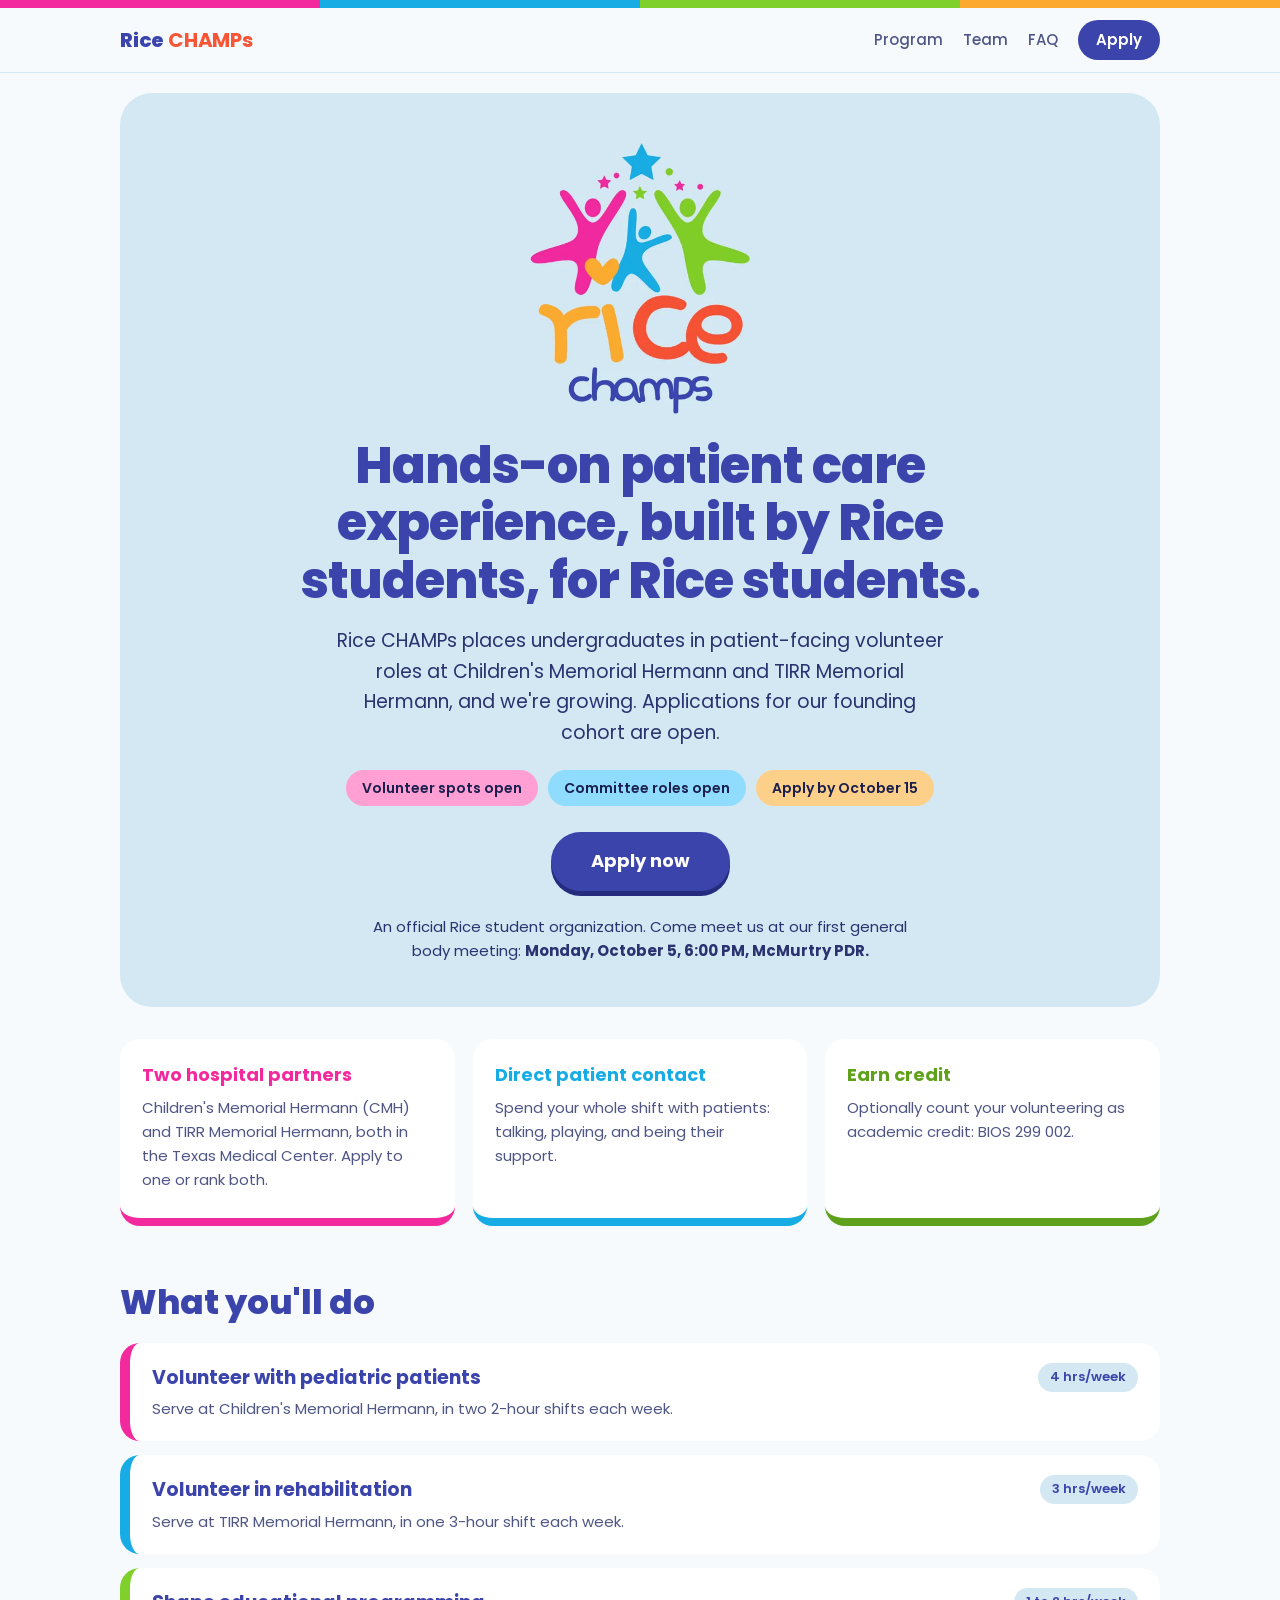
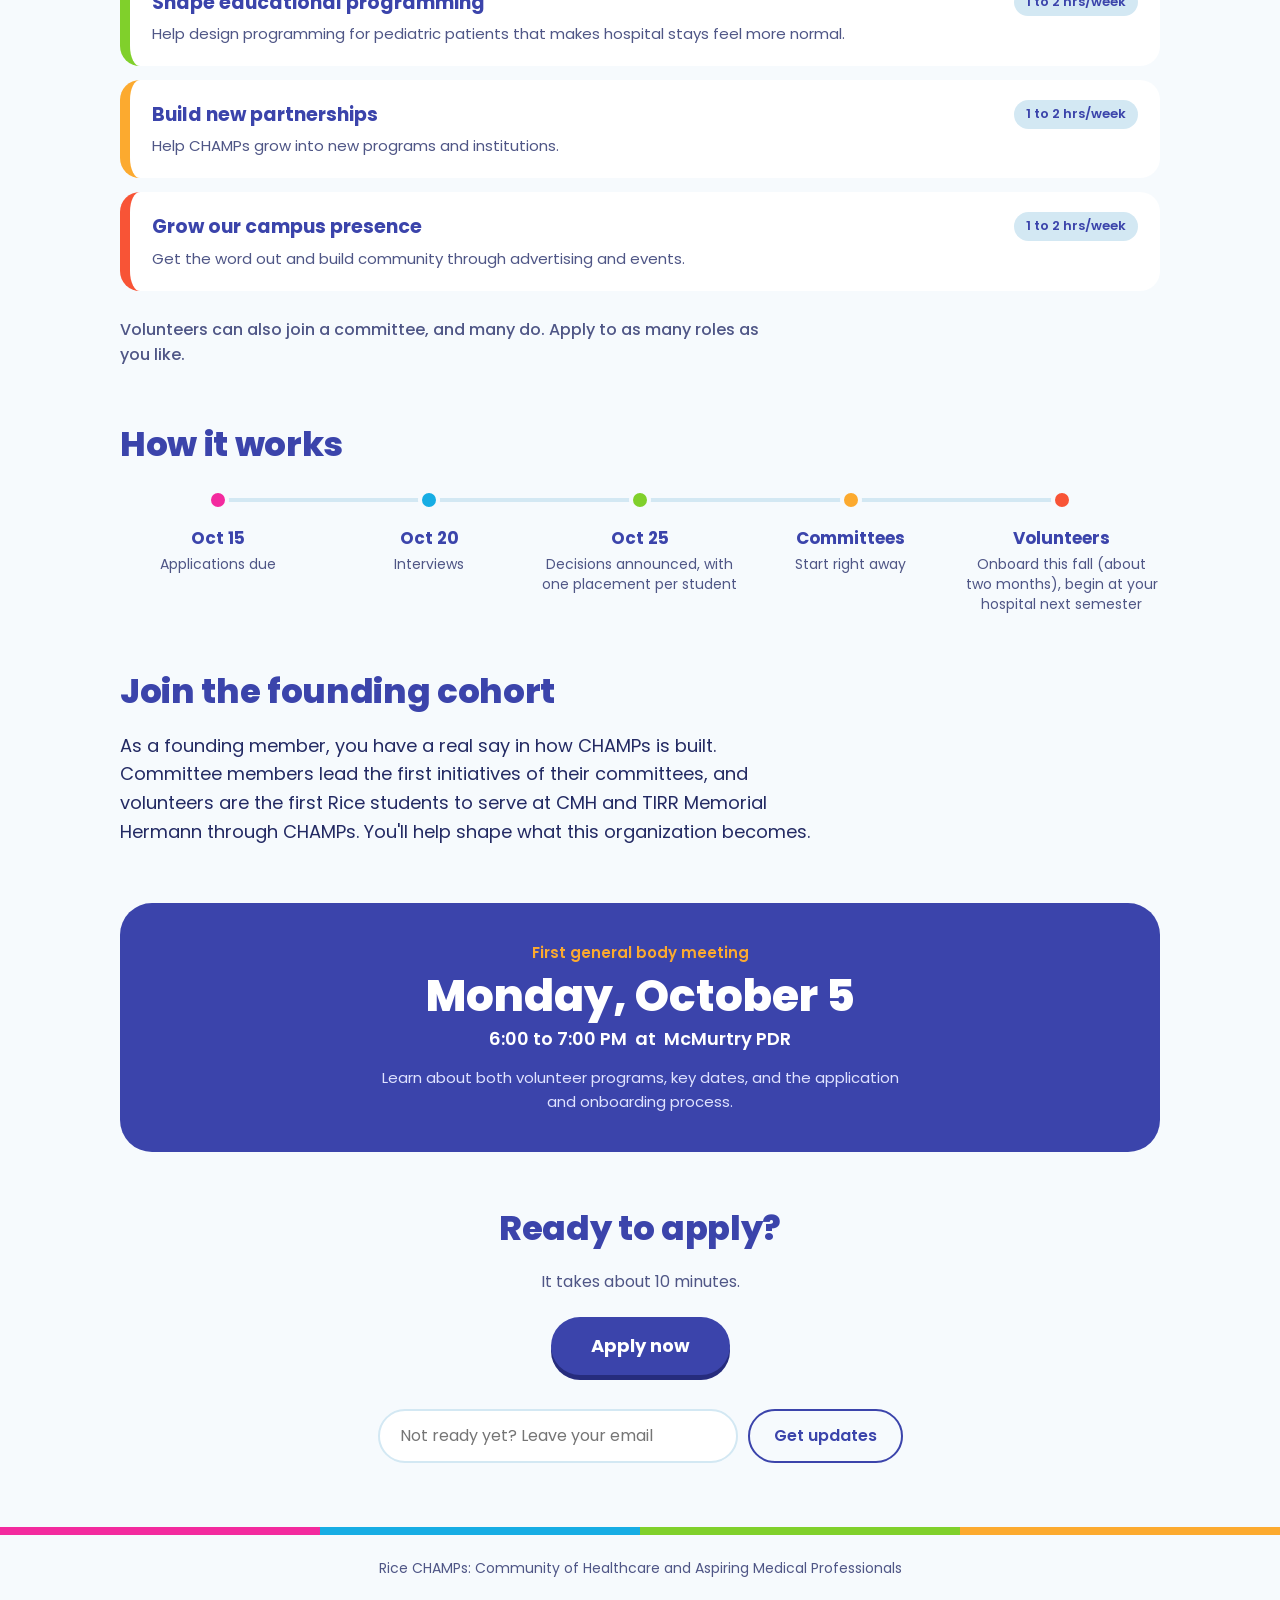
<file: index.html>
<!DOCTYPE html>
<html lang="en">
<head>
<meta charset="utf-8">
<meta name="viewport" content="width=device-width, initial-scale=1, viewport-fit=cover">
<title>Rice CHAMPs | Founding Cohort Applications</title>
<meta name="description" content="Rice CHAMPs places Rice undergraduates in patient-facing volunteer roles at Children's Memorial Hermann and TIRR Memorial Hermann. Apply by October 15.">
<meta property="og:title" content="Rice CHAMPs | Founding Cohort Applications">
<meta property="og:description" content="Rice CHAMPs places Rice undergraduates in patient-facing volunteer roles at Children's Memorial Hermann and TIRR Memorial Hermann. Apply by October 15.">
<link rel="icon" type="image/png" href="logo.png">
<link rel="preconnect" href="https://fonts.googleapis.com">
<link rel="preconnect" href="https://fonts.gstatic.com" crossorigin>
<link href="https://fonts.googleapis.com/css2?family=Poppins:wght@400;500;600;700;800&display=swap" rel="stylesheet">
<link rel="stylesheet" href="style.css">
</head>
<body>
<div class="stripe"></div>
<header class="nav"><div class="wrap">
<a class="brand" href="index.html">Rice <b>CHAMPs</b></a>
<nav><a href="program.html">Program</a><a href="team.html">Team</a><a href="faq.html">FAQ</a><a class="pill" href="apply.html">Apply</a></nav>
</div></header>

<main id="top">
<div class="wrap">
<div class="hero">
<img src="logo.png" alt="Rice CHAMPs logo: three colorful figures with arms raised under a shower of stars">
<h1>Hands-on patient care experience, built by Rice students, for Rice students.</h1>
<p class="sub">Rice CHAMPs places undergraduates in patient-facing volunteer roles at Children's Memorial Hermann and TIRR Memorial Hermann, and we're growing. Applications for our founding cohort are open.</p>
<div class="chips"><span class="chip">Volunteer spots open</span><span class="chip">Committee roles open</span><span class="chip">Apply by October 15</span></div>
<a class="btn" href="apply.html">Apply now</a>
<p class="meet">An official Rice student organization. Come meet us at our first general body meeting: <strong>Monday, October 5, 6:00 PM, McMurtry PDR.</strong></p>
</div>

<div class="trio">
<div class="fact"><h3>Two hospital partners</h3><p>Children's Memorial Hermann (CMH) and TIRR Memorial Hermann, both in the Texas Medical Center. Apply to one or rank both.</p></div>
<div class="fact"><h3>Direct patient contact</h3><p>Spend your whole shift with patients: talking, playing, and being their support.</p></div>
<div class="fact"><h3>Earn credit</h3><p>Optionally count your volunteering as academic credit: BIOS 299 002.</p></div>
</div>

<section id="program">
<h2>What you'll do</h2>
<div class="roles">
<div class="role"><h3>Volunteer with pediatric patients</h3><span class="hrs">4 hrs/week</span><p>Serve at Children's Memorial Hermann, in two 2-hour shifts each week.</p></div>
<div class="role"><h3>Volunteer in rehabilitation</h3><span class="hrs">3 hrs/week</span><p>Serve at TIRR Memorial Hermann, in one 3-hour shift each week.</p></div>
<div class="role"><h3>Shape educational programming</h3><span class="hrs">1 to 2 hrs/week</span><p>Help design programming for pediatric patients that makes hospital stays feel more normal.</p></div>
<div class="role"><h3>Build new partnerships</h3><span class="hrs">1 to 2 hrs/week</span><p>Help CHAMPs grow into new programs and institutions.</p></div>
<div class="role"><h3>Grow our campus presence</h3><span class="hrs">1 to 2 hrs/week</span><p>Get the word out and build community through advertising and events.</p></div>
</div>
<p class="note">Volunteers can also join a committee, and many do. Apply to as many roles as you like.</p>
</section>

<section>
<h2>How it works</h2>
<ol class="steps">
<li><strong>Oct 15</strong><span>Applications due</span></li>
<li><strong>Oct 20</strong><span>Interviews</span></li>
<li><strong>Oct 25</strong><span>Decisions announced, with one placement per student</span></li>
<li><strong>Committees</strong><span>Start right away</span></li>
<li><strong>Volunteers</strong><span>Onboard this fall (about two months), begin at your hospital next semester</span></li>
</ol>
</section>

<section class="founding">
<h2>Join the founding cohort</h2>
<p>As a founding member, you have a real say in how CHAMPs is built. Committee members lead the first initiatives of their committees, and volunteers are the first Rice students to serve at CMH and TIRR Memorial Hermann through CHAMPs. You'll help shape what this organization becomes.</p>
</section>

<div class="gbm">
<small>First general body meeting</small>
<div class="date">Monday, October 5</div>
<div class="time">6:00 to 7:00 PM &nbsp;at&nbsp; McMurtry PDR</div>
<p>Learn about both volunteer programs, key dates, and the application and onboarding process.</p>
</div>

<section class="close" id="apply">
<h2>Ready to apply?</h2>
<p>It takes about 10 minutes.</p>
<a class="btn" href="apply.html">Apply now</a>
<div class="email">
<input type="email" placeholder="Not ready yet? Leave your email" aria-label="Email address">
<button type="button">Get updates</button>
</div>
</section>
</div>
</main>

<footer>
<div class="stripe"></div>
<div class="wrap">Rice CHAMPs: Community of Healthcare and Aspiring Medical Professionals</div>
</footer>
</body>
</html>
</file>
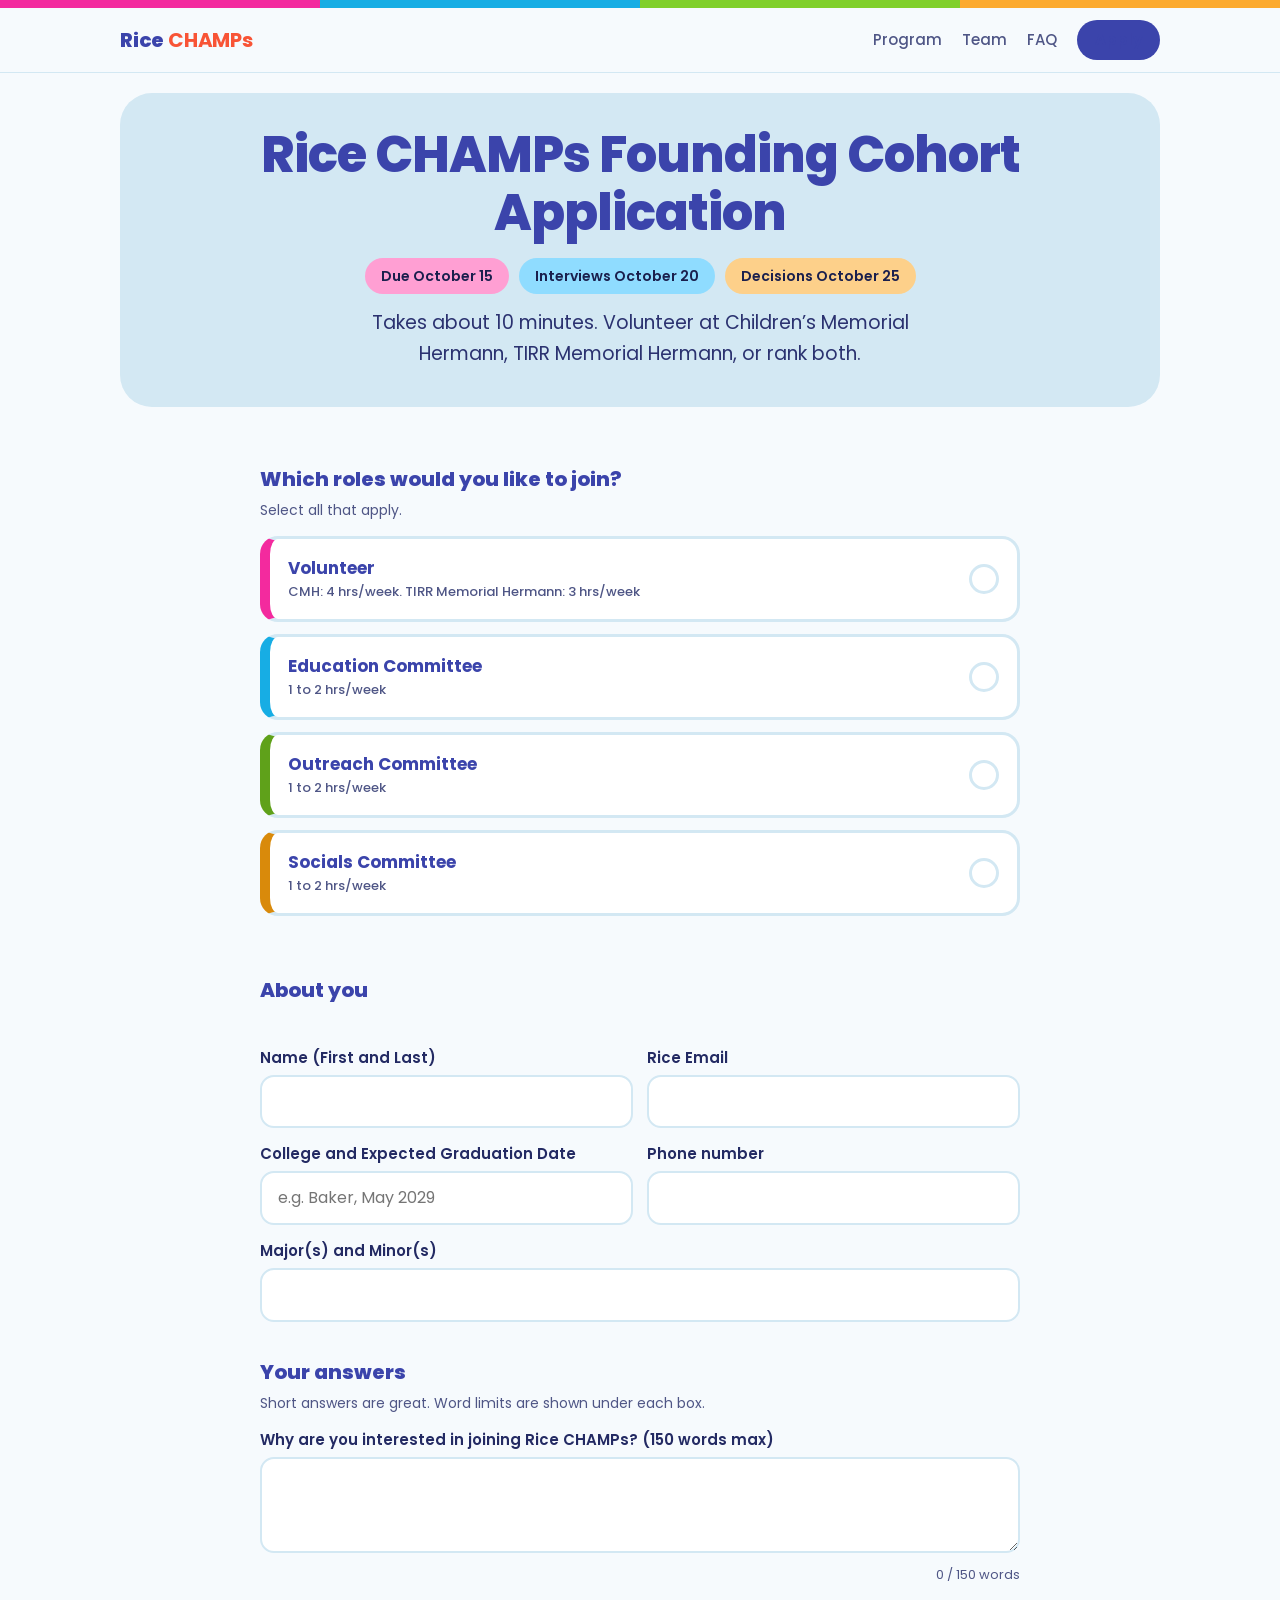
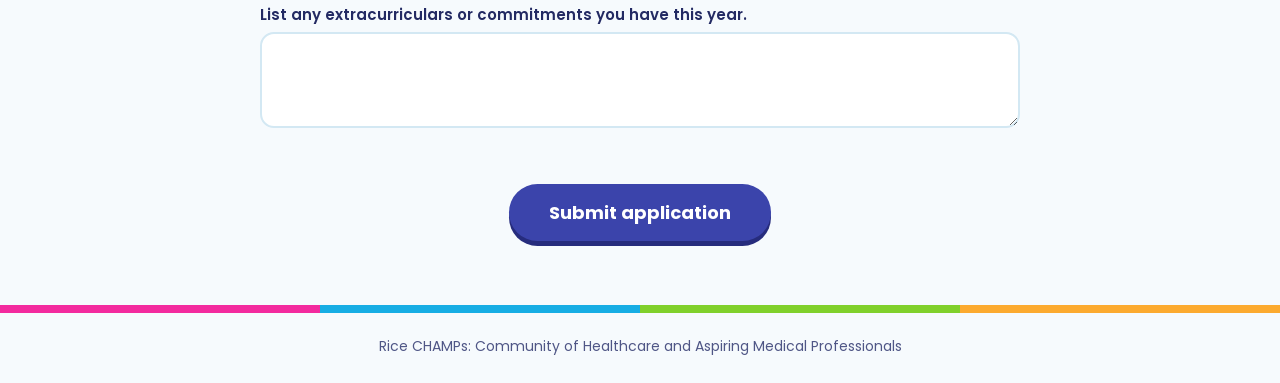
<file: apply.html>
<!DOCTYPE html>
<html lang="en">
<head>
<meta charset="utf-8">
<meta name="viewport" content="width=device-width, initial-scale=1, viewport-fit=cover">
<title>Apply | Rice CHAMPs</title>
<meta name="description" content="Apply to the Rice CHAMPs founding cohort by October 15.">
<meta property="og:title" content="Apply | Rice CHAMPs">
<meta property="og:description" content="Apply to the Rice CHAMPs founding cohort by October 15.">
<link rel="icon" type="image/png" href="logo.png">
<link rel="preconnect" href="https://fonts.googleapis.com">
<link rel="preconnect" href="https://fonts.gstatic.com" crossorigin>
<link href="https://fonts.googleapis.com/css2?family=Poppins:wght@400;500;600;700;800&display=swap" rel="stylesheet">
<link rel="stylesheet" href="style.css">
</head>
<body>
<div class="stripe"></div>
<header class="nav"><div class="wrap">
<a class="brand" href="index.html">Rice <b>CHAMPs</b></a>
<nav><a href="program.html">Program</a><a href="team.html">Team</a><a href="faq.html">FAQ</a><a class="pill" href="apply.html" aria-current="page">Apply</a></nav>
</div></header>
<main>
<div class="wrap">
<div class="hero small">
<h1>Rice CHAMPs Founding Cohort Application</h1>
<div class="chips" style="margin:0 0 14px"><span class="chip">Due October 15</span><span class="chip">Interviews October 20</span><span class="chip">Decisions October 25</span></div>
<p class="sub">Takes about 10 minutes. Volunteer at Children’s Memorial Hermann, TIRR Memorial Hermann, or rank both.</p>
</div>

<section class="formwrap">
<form id="app" novalidate>
<fieldset>
<legend>Which roles would you like to join?</legend>
<p class="hint">Select all that apply.</p>
<div class="tiles" id="roles">
<label class="tile"><input type="checkbox" name="role" value="Pediatric Volunteer" data-k="vol"><span class="box"><span><b>Volunteer</b><small>CMH: 4 hrs/week. TIRR Memorial Hermann: 3 hrs/week</small></span><i>&#10003;</i></span></label>
<label class="tile"><input type="checkbox" name="role" value="Education Committee" data-k="edu"><span class="box"><span><b>Education Committee</b><small>1 to 2 hrs/week</small></span><i>&#10003;</i></span></label>
<label class="tile"><input type="checkbox" name="role" value="Outreach Committee" data-k="out"><span class="box"><span><b>Outreach Committee</b><small>1 to 2 hrs/week</small></span><i>&#10003;</i></span></label>
<label class="tile"><input type="checkbox" name="role" value="Socials Committee" data-k="soc"><span class="box"><span><b>Socials Committee</b><small>1 to 2 hrs/week</small></span><i>&#10003;</i></span></label>
</div>
<p class="err" id="roleerr" role="alert"></p>
</fieldset>

<fieldset class="sec" data-show="vol">
<legend>Which volunteer program?</legend>
<p class="hint">Choose one program, or rank both. You'll receive one placement, based on your interview, your ranking, and each hospital's capacity.</p>
<div class="tiles" id="programs">
<label class="tile"><input type="radio" name="program" value="CMH Only" data-p="cmh" data-req><span class="box"><span><b>CMH only</b><small>Children's Memorial Hermann. Two 2-hour shifts, Mon to Sat, 9 AM to 7 PM</small></span><i>&#10003;</i></span></label>
<label class="tile"><input type="radio" name="program" value="TIRR MH Only" data-p="tirr" data-req><span class="box"><span><b>TIRR Memorial Hermann only</b><small>One 3-hour shift, Mon to Sun. In-patient 9 AM to 8 PM, Therapy Gym 9 AM to 4 PM</small></span><i>&#10003;</i></span></label>
<label class="tile"><input type="radio" name="program" value="Both, CMH First Choice" data-p="both" data-req><span class="box"><span><b>Both, CMH first choice</b><small>I'd be happy with either program</small></span><i>&#10003;</i></span></label>
<label class="tile"><input type="radio" name="program" value="Both, TIRR MH First Choice" data-p="both" data-req><span class="box"><span><b>Both, TIRR Memorial Hermann first choice</b><small>I'd be happy with either program</small></span><i>&#10003;</i></span></label>
</div>
<p class="err" id="progerr" role="alert"></p>
</fieldset>

<fieldset>
<legend>About you</legend>
<p class="hint">&nbsp;</p>
<div class="grid2">
<label class="f"><span class="n">Name (First and Last)</span><input id="f-name" required autocomplete="name"></label>
<label class="f"><span class="n">Rice Email</span><input id="f-email" type="email" required autocomplete="email"></label>
<label class="f"><span class="n">College and Expected Graduation Date</span><input id="f-year" required placeholder="e.g. Baker, May 2029"></label>
<label class="f"><span class="n">Phone number</span><input id="f-phone" type="tel" required autocomplete="tel"></label>
</div>
<label class="f" style="margin-top:14px"><span class="n">Major(s) and Minor(s)</span><input id="f-major" required></label>
</fieldset>

<fieldset>
<legend>Your answers</legend>
<p class="hint">Short answers are great. Word limits are shown under each box.</p>
<div class="qs">
<label class="f"><span class="n">Why are you interested in joining Rice CHAMPs? (150 words max)</span><textarea id="f-why" required data-max="150"></textarea></label>
<div class="cq" data-show="cmh" style="--c:var(--pink)">
<p class="lbl" style="font-size:17px">CMH volunteer questions</p>
<fieldset class="yn"><legend class="n">CMH shifts: Mon to Sat, 9 AM to 7 PM. Can you commit to two 2-hour shifts per week in spring semester?</legend>
<label class="chk"><input type="radio" name="cmhok" value="Yes" data-req><span>Yes</span></label>
<label class="chk"><input type="radio" name="cmhok" value="No" data-req><span>No</span></label></fieldset>
<label class="f"><span class="n">The CMH program focuses on providing companionship, comfort, and emotional support to children and their families. Describe a time when you helped someone feel supported during a difficult or stressful situation. (150 words max)</span><textarea id="f-supported" data-req data-max="150"></textarea></label>
</div>

<div class="cq" data-show="tirr" style="--c:var(--blue)">
<p class="lbl" style="font-size:17px">TIRR Memorial Hermann volunteer questions</p>
<fieldset class="yn"><legend class="n">TIRR MH shifts: Mon to Sun, 9 AM to 8 PM for in-patient shifts and 9 AM to 4 PM for Therapy Gym shifts. Can you commit to one 3-hour shift per week in spring semester?</legend>
<label class="chk"><input type="radio" name="tirrok" value="Yes" data-req><span>Yes</span></label>
<label class="chk"><input type="radio" name="tirrok" value="No" data-req><span>No</span></label></fieldset>
<label class="f"><span class="n">The TIRR MH program focuses on supporting patients and families through the long, often unpredictable process of rehabilitation after a serious injury or illness. Describe a time when you stayed patient and supportive while someone worked through a slow or discouraging process, and what you learned from it. (150 words max)</span><textarea id="f-tirrwhy" data-req data-max="150"></textarea></label>
</div>
<div class="cq" data-show="edu" style="--c:var(--blue)"><label class="f"><span class="n">Education Committee: Why are you interested, and what would you bring? (100 words max)</span><textarea data-req data-max="100"></textarea></label></div>
<div class="cq" data-show="out" style="--c:var(--green)"><label class="f"><span class="n">Outreach Committee: Why are you interested, and what would you bring? (100 words max)</span><textarea data-req data-max="100"></textarea></label></div>
<div class="cq" data-show="soc" style="--c:var(--orange)"><label class="f"><span class="n">Socials Committee: Why are you interested, and what would you bring? (100 words max)</span><textarea data-req data-max="100"></textarea></label></div>
<label class="f"><span class="n">List any extracurriculars or commitments you have this year.</span><textarea id="f-extra" required></textarea></label>
</div>
</fieldset>

<div style="text-align:center"><p class="err" id="submiterr" role="alert"></p><button class="btn" id="sendbtn" type="submit">Submit application</button></div>
</form>

<div class="thanks" id="thanks" role="status">
<h2>Thanks for applying!</h2>
<p>We’ll be in touch about interviews, which take place on October 20.<br>Questions? <span class="ph">ricechampsorg@gmail.com</span></p>
</div>
</section>
</div>
</main>
<footer>
<div class="stripe"></div>
<div class="wrap">Rice CHAMPs: Community of Healthcare and Aspiring Medical Professionals</div>
</footer>
<script>
(function(){
/* Google Form connection. To point this page at a different form, change FORM_ID and the entry numbers in E.
   Entries that still say REPLACE are skipped on submit (see the README). */
var FORM_ID="1FAIpQLSfZivrpBeLIXBJGRTUkiM7w1sM0OLi4kdmDIhiNzU_HVJN_ig";
var POST_URL="https://docs.google.com/forms/d/e/"+FORM_ID+"/formResponse";
var VIEW_URL="https://docs.google.com/forms/d/e/"+FORM_ID+"/viewform";
var E={name:"entry.2005620554",email:"entry.1045781291",year:"entry.1065046570",phone:"entry.1166974658",major:"entry.839337160",roles:"entry.304485123",why:"entry.699560844",supported:"entry.2024790593",committees:"entry.376921666",extra:"entry.1954516655",
  program:"entry.343172520",cmhOk:"entry.890482014",tirrOk:"entry.2093796959",tirrWhy:"entry.489434499"};

var form=document.getElementById('app'),boxes=[].slice.call(form.querySelectorAll('input[name=role]')),
    radios=[].slice.call(form.querySelectorAll('input[name=program]')),
    err=document.getElementById('roleerr'),perr=document.getElementById('progerr'),serr=document.getElementById('submiterr'),btn=document.getElementById('sendbtn');
function words(s){s=s.trim();return s?s.split(/\s+/).length:0}
function val(id){return document.getElementById(id).value.trim()}
function picked(k){return boxes.some(function(b){return b.dataset.k===k&&b.checked})}
function program(){var r=radios.filter(function(x){return x.checked})[0];return r?r.value:''}
function checked(n){var r=form.querySelector('input[name='+n+']:checked');return r?r.value:''}
function pk(){var r=radios.filter(function(x){return x.checked})[0];return r?r.dataset.p:''}

[].slice.call(form.querySelectorAll('textarea[data-max]')).forEach(function(t){
  var max=+t.dataset.max,c=document.createElement('span');c.className='wc';t.parentNode.appendChild(c);
  function upd(){var n=words(t.value);c.textContent=n+' / '+max+' words';c.classList.toggle('over',n>max)}
  t.addEventListener('input',upd);upd();
});

function sync(){
  var vol=picked('vol'),p=pk();
  var on={vol:vol,cmh:vol&&(p==='cmh'||p==='both'),tirr:vol&&(p==='tirr'||p==='both'),
          edu:picked('edu'),out:picked('out'),soc:picked('soc')};
  [].slice.call(form.querySelectorAll('[data-show]')).forEach(function(el){
    var show=on[el.dataset.show];
    el.classList.toggle('on',show);
    [].slice.call(el.querySelectorAll('[data-req]')).forEach(function(f){f.required=show});
  });
  if(boxes.some(function(b){return b.checked}))err.textContent='';
  if(p)perr.textContent='';
}
boxes.forEach(function(b){b.addEventListener('change',sync)});
radios.forEach(function(r){r.addEventListener('change',sync)});
sync();

form.addEventListener('submit',function(e){
  e.preventDefault();serr.textContent='';
  var chosen=boxes.filter(function(b){return b.checked});
  if(!chosen.length){err.textContent='Select at least one role to continue.';document.getElementById('roles').scrollIntoView({behavior:'smooth',block:'center'});return;}
  if(picked('vol')&&!program()){perr.textContent='Choose a volunteer program, or rank both.';document.getElementById('programs').scrollIntoView({behavior:'smooth',block:'center'});return;}
  if(!form.checkValidity()){form.reportValidity();return;}
  var tooLong=[].slice.call(form.querySelectorAll('textarea[data-max]')).filter(function(t){return t.offsetParent!==null&&words(t.value)>+t.dataset.max});
  if(tooLong.length){serr.textContent='One or more answers are over the word limit. Please shorten them and try again.';tooLong[0].focus();return;}

  var p=new URLSearchParams();
  function add(k,v){if(E[k]&&E[k].indexOf('REPLACE')===-1)p.append(E[k],v);else console.warn('Form entry not set up yet, skipped:',k)}
  add('name',val('f-name'));add('email',val('f-email'));add('year',val('f-year'));
  add('phone',val('f-phone'));add('major',val('f-major'));
  chosen.forEach(function(b){add('roles',b.value)});
  add('why',val('f-why'));
  if(picked('vol')){
    var prog=pk();
    add('program',program());
    if(prog==='cmh'||prog==='both'){
      add('cmhOk',checked('cmhok'));
      add('supported',val('f-supported'));
    }
    if(prog==='tirr'||prog==='both'){
      add('tirrOk',checked('tirrok'));
      add('tirrWhy',val('f-tirrwhy'));
    }
  }
  var parts=[];
  chosen.forEach(function(b){
    if(b.dataset.k==='vol')return;
    var t=form.querySelector('.cq[data-show="'+b.dataset.k+'"] textarea').value.trim();
    parts.push(b.value+': '+t);
  });
  if(parts.length)add('committees',parts.join('\n\n'));
  add('extra',val('f-extra'));

  btn.disabled=true;btn.textContent='Sending...';
  fetch(POST_URL,{method:'POST',mode:'no-cors',body:p}).then(function(){
    form.style.display='none';
    var t=document.getElementById('thanks');t.classList.add('on');t.scrollIntoView({behavior:'smooth',block:'center'});
  }).catch(function(){
    btn.disabled=false;btn.textContent='Submit application';
    serr.innerHTML='Something went wrong sending your application. Please try again, or <a href="'+VIEW_URL+'">apply through our backup form</a>.';
  });
});
})();
</script>
</body>
</html>
</file>
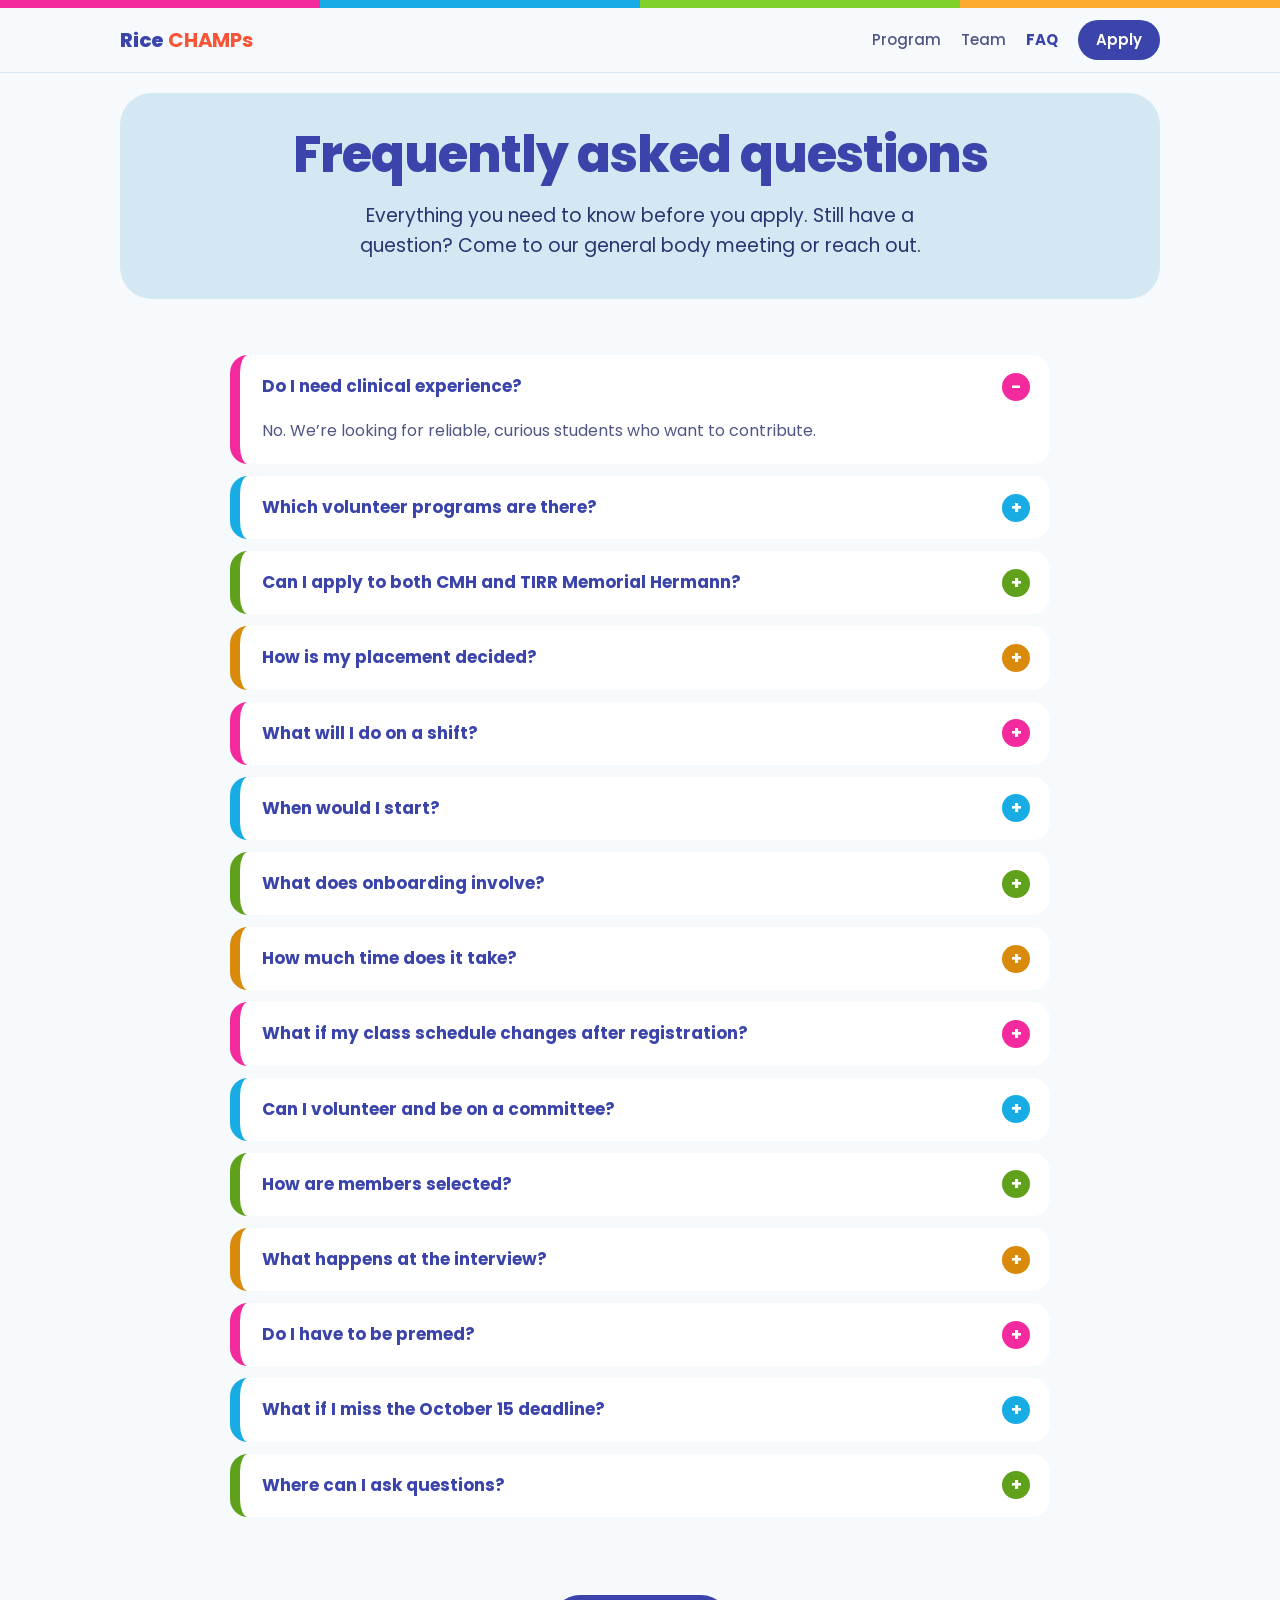
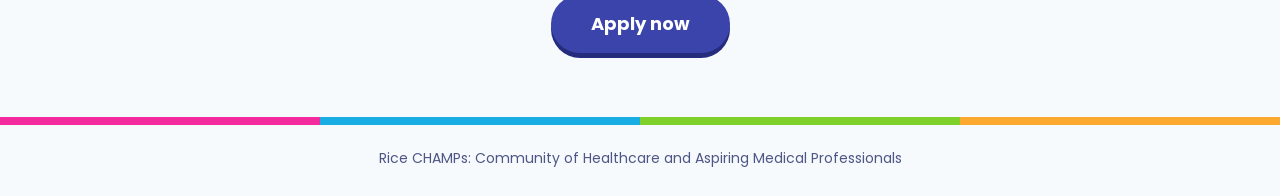
<file: faq.html>
<!DOCTYPE html>
<html lang="en">
<head>
<meta charset="utf-8">
<meta name="viewport" content="width=device-width, initial-scale=1, viewport-fit=cover">
<title>FAQ | Rice CHAMPs</title>
<meta name="description" content="Answers to common questions about applying to Rice CHAMPs.">
<meta property="og:title" content="FAQ | Rice CHAMPs">
<meta property="og:description" content="Answers to common questions about applying to Rice CHAMPs.">
<link rel="icon" type="image/png" href="logo.png">
<link rel="preconnect" href="https://fonts.googleapis.com">
<link rel="preconnect" href="https://fonts.gstatic.com" crossorigin>
<link href="https://fonts.googleapis.com/css2?family=Poppins:wght@400;500;600;700;800&display=swap" rel="stylesheet">
<link rel="stylesheet" href="style.css">
</head>
<body>
<div class="stripe"></div>
<header class="nav"><div class="wrap">
<a class="brand" href="index.html">Rice <b>CHAMPs</b></a>
<nav><a href="program.html">Program</a><a href="team.html">Team</a><a href="faq.html" aria-current="page">FAQ</a><a class="pill" href="apply.html">Apply</a></nav>
</div></header>
<main>
<div class="wrap">
<div class="hero small">
<h1>Frequently asked questions</h1>
<p class="sub">Everything you need to know before you apply. Still have a question? Come to our general body meeting or reach out.</p>
</div>
<section>
<div class="faq"><details open><summary>Do I need clinical experience?</summary><div class="ans"><p>No. We’re looking for reliable, curious students who want to contribute.</p></div></details><details><summary>Which volunteer programs are there?</summary><div class="ans"><p>Two this spring: pediatric volunteering at Children’s Memorial Hermann (CMH), and volunteering at TIRR Memorial Hermann, a rehabilitation setting. Both are in the Texas Medical Center.</p></div></details><details><summary>Can I apply to both CMH and TIRR Memorial Hermann?</summary><div class="ans"><p>Yes. There is one application. You can choose one program, or rank both in order of preference. You can only volunteer with one program, so you’ll receive one offer.</p></div></details><details><summary>How is my placement decided?</summary><div class="ans"><p>After interviews, we place each student in a single program based on the interview, your ranking, and each hospital’s capacity. If you ranked both, you may be placed in either one.</p></div></details><details><summary>What will I do on a shift?</summary><div class="ans"><p>At CMH, you spend your whole shift with pediatric patients: talking with them, playing with them, and being a source of support. At TIRR Memorial Hermann, you’ll volunteer with patients in a rehabilitation setting, and we’ll share more details as onboarding begins. Training and orientation prepare you before you start.</p></div></details><details><summary>When would I start?</summary><div class="ans"><p>Committee members start right after decisions on October 25. Volunteers complete about two months of onboarding this fall and begin at their hospital next semester.</p></div></details><details><summary>What does onboarding involve?</summary><div class="ans"><p>Vaccinations, HIPAA clearance, volunteer training, and orientation, the same for CMH and TIRR Memorial Hermann. It takes about two months. We guide you through every step alongside the hospital, and you’ll get a clear checklist when you’re accepted.</p></div></details><details><summary>How much time does it take?</summary><div class="ans"><p>CMH volunteers give 4 hours per week, in two 2-hour shifts, Monday to Saturday between 9 AM and 7 PM. TIRR Memorial Hermann volunteers give 3 hours per week, in one 3-hour shift, any day: 9 AM to 8 PM for in-patient shifts or 9 AM to 4 PM for Therapy Gym shifts. Committee members give about 1 to 2 hours per week.</p></div></details><details><summary>What if my class schedule changes after registration?</summary><div class="ans"><p>Shifts are flexible within each hospital’s hours, so you can build your schedule around them. Spring registration opens November 1, and volunteering is a weekly commitment, so pick times you can keep all semester. The application asks you to confirm you can commit to the weekly shifts.</p></div></details><details><summary>Can I volunteer and be on a committee?</summary><div class="ans"><p>Yes, and many members do both. It isn’t required.</p></div></details><details><summary>How are members selected?</summary><div class="ans"><p>Volunteer spots are determined each semester based on each hospital’s capacity, and each committee is a small team of about 3 to 4 people. Interviews are on October 20 and decisions go out October 25. If you applied for more than one role, your interview covers each one.</p></div></details><details><summary>What happens at the interview?</summary><div class="ans"><p>A conversation. We’ll ask about working with patients if you applied to volunteer, and a few questions about each committee you chose.</p></div></details><details><summary>Do I have to be premed?</summary><div class="ans"><p>No. You do not have to be premed. You just need to be passionate and reliable.</p></div></details><details><summary>What if I miss the October 15 deadline?</summary><div class="ans"><p>You can apply in the next application cycle for the Fall semester when we open those applications.</p></div></details><details><summary>Where can I ask questions?</summary><div class="ans"><p>Come to our general body meeting on Monday, October 5 at 6:00 PM in McMurtry PDR, or email <span class="ph">ricechampsorg@gmail.com</span>.</p></div></details></div>
</section>
<section class="apply-cta">
<p></p>
<a class="btn" href="apply.html">Apply now</a>
</section>
</div>
</main>
<footer>
<div class="stripe"></div>
<div class="wrap">Rice CHAMPs: Community of Healthcare and Aspiring Medical Professionals</div>
</footer>
</body>
</html>
</file>
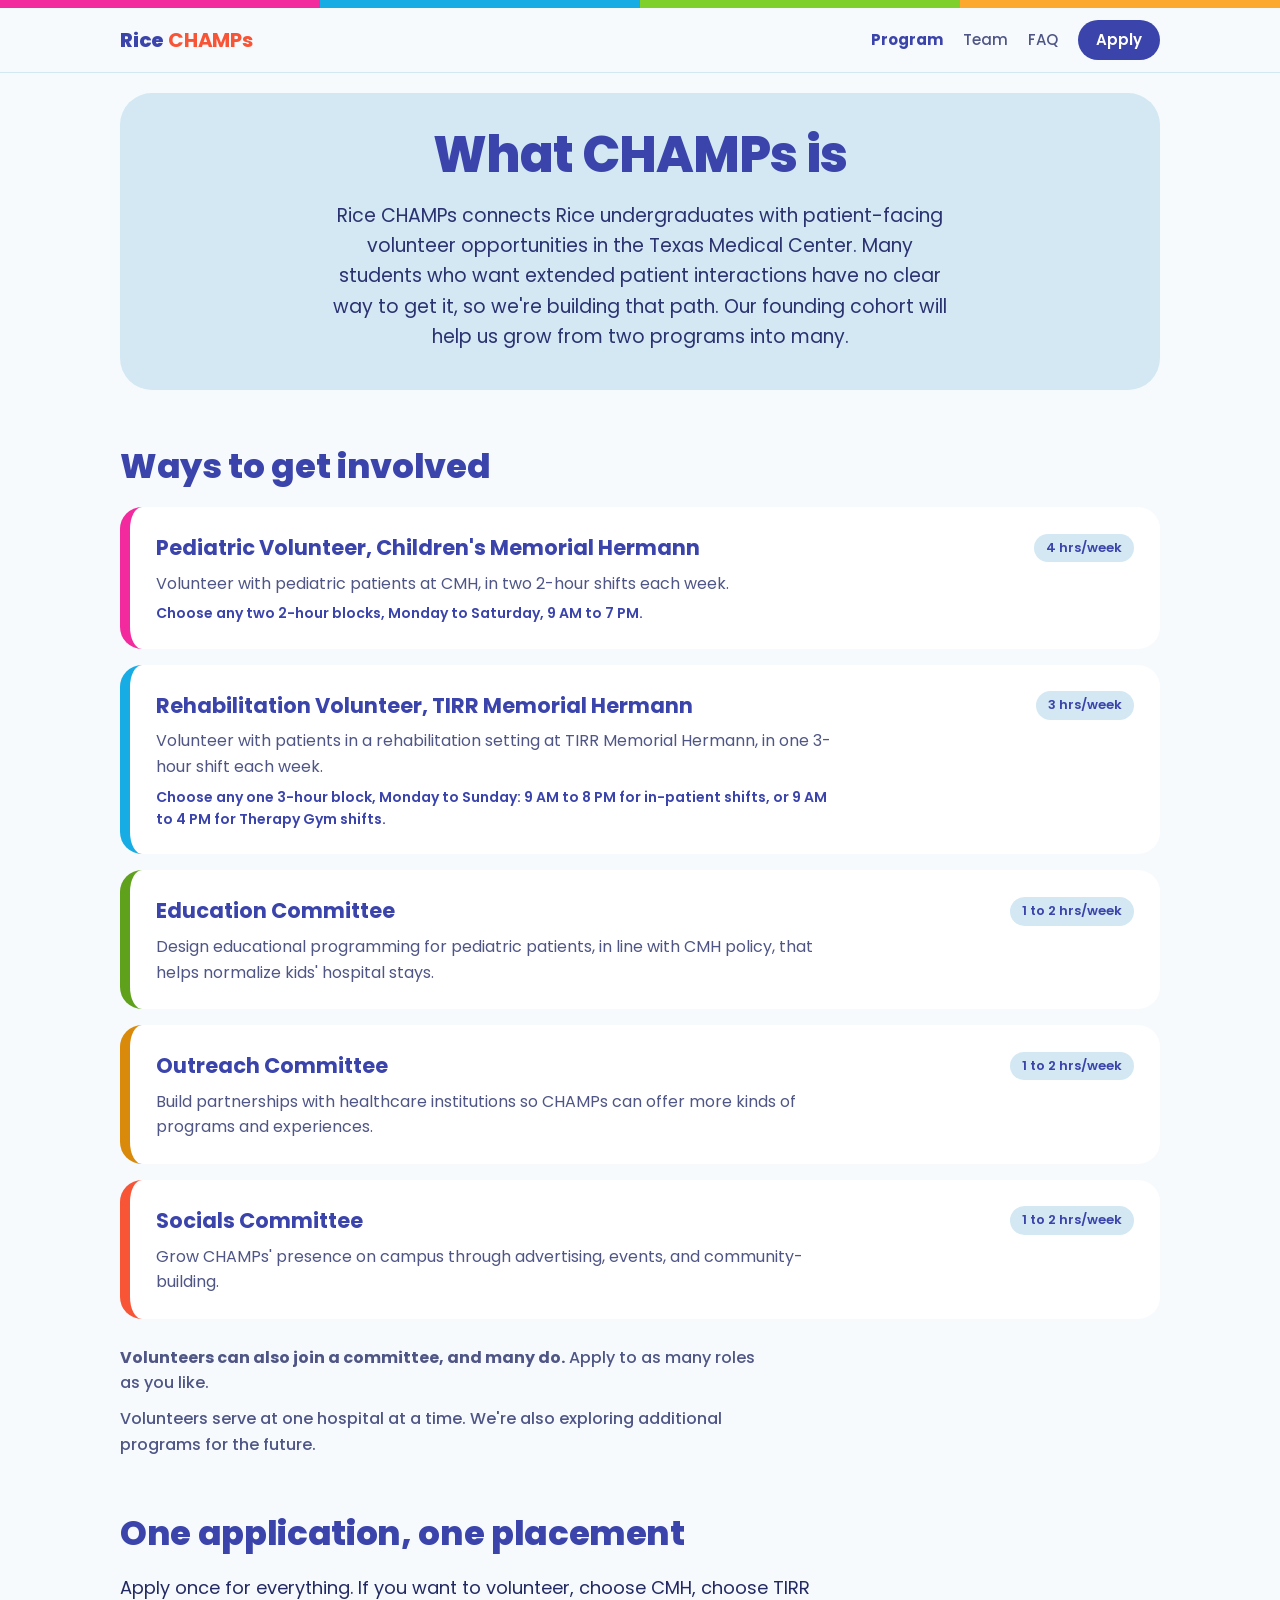
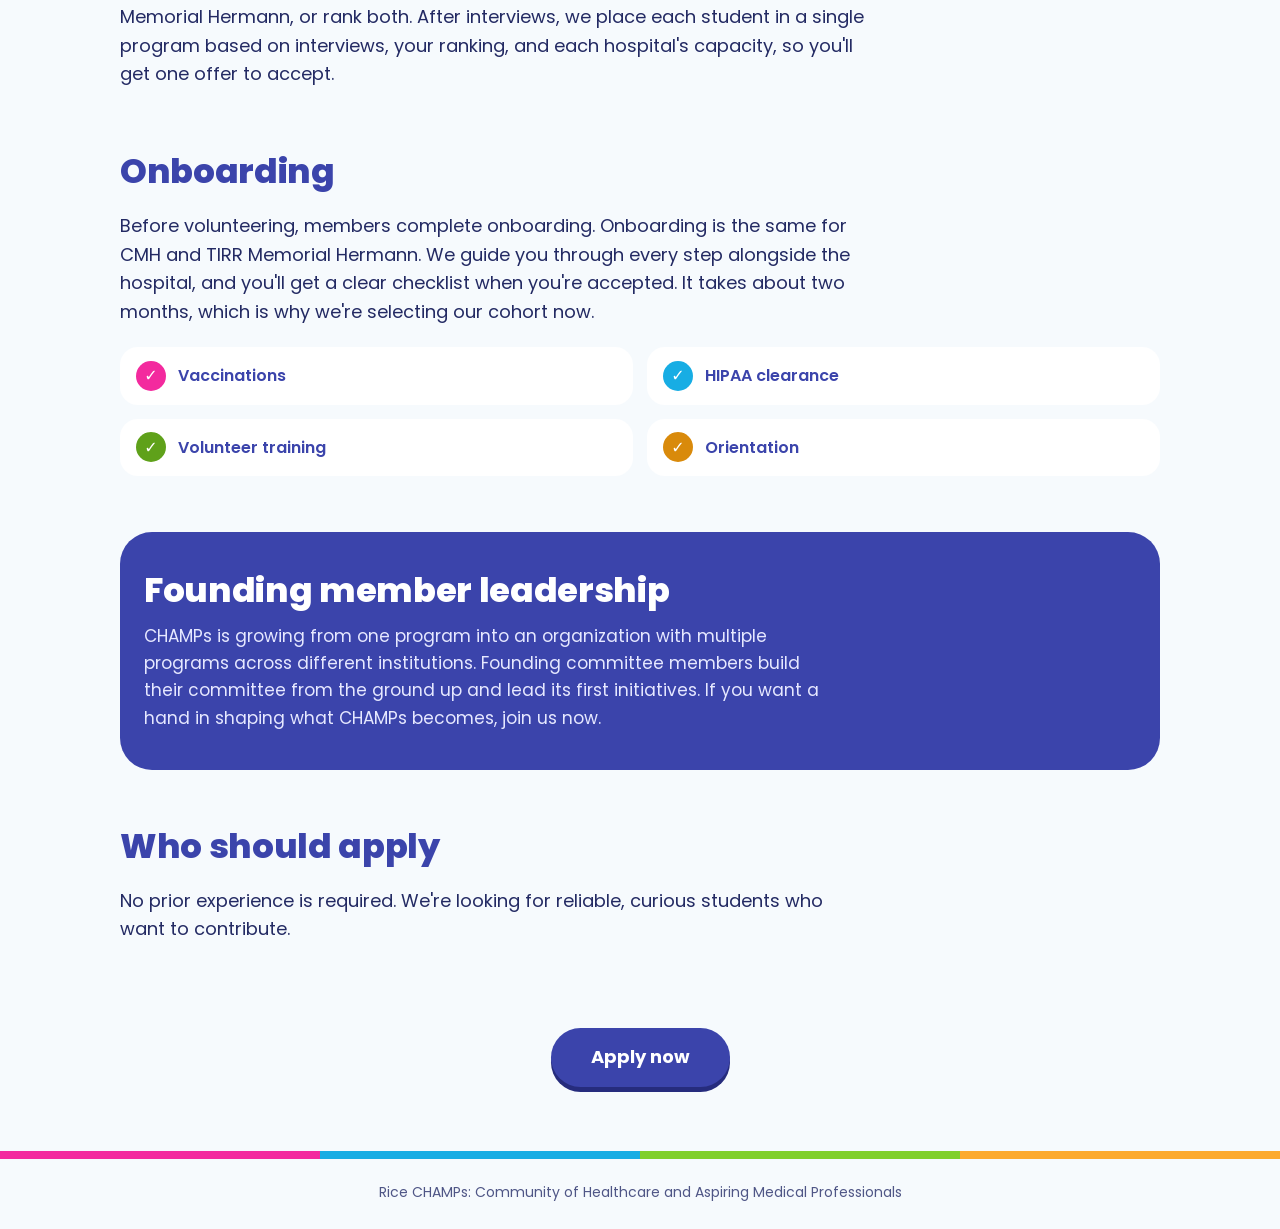
<file: program.html>
<!DOCTYPE html>
<html lang="en">
<head>
<meta charset="utf-8">
<meta name="viewport" content="width=device-width, initial-scale=1, viewport-fit=cover">
<title>Program | Rice CHAMPs</title>
<meta name="description" content="Volunteer programs at CMH and TIRR Memorial Hermann, plus committee roles, in the Rice CHAMPs founding cohort.">
<meta property="og:title" content="Program | Rice CHAMPs">
<meta property="og:description" content="Volunteer and committee roles in the Rice CHAMPs founding cohort.">
<link rel="icon" type="image/png" href="logo.png">
<link rel="preconnect" href="https://fonts.googleapis.com">
<link rel="preconnect" href="https://fonts.gstatic.com" crossorigin>
<link href="https://fonts.googleapis.com/css2?family=Poppins:wght@400;500;600;700;800&display=swap" rel="stylesheet">
<link rel="stylesheet" href="style.css">
</head>
<body>
<div class="stripe"></div>
<header class="nav"><div class="wrap">
<a class="brand" href="index.html">Rice <b>CHAMPs</b></a>
<nav><a href="program.html" aria-current="page">Program</a><a href="team.html">Team</a><a href="faq.html">FAQ</a><a class="pill" href="apply.html">Apply</a></nav>
</div></header>
<main>
<div class="wrap">
<div class="hero small">
<h1>What CHAMPs is</h1>
<p class="sub">Rice CHAMPs connects Rice undergraduates with patient-facing volunteer opportunities in the Texas Medical Center. Many students who want extended patient interactions have no clear way to get it, so we're building that path. Our founding cohort will help us grow from two programs into many.</p>
</div>

<section>
<h2>Ways to get involved</h2>
<div class="roles" style="gap:16px">
<div class="rolecard"><div class="top"><h3>Pediatric Volunteer, Children's Memorial Hermann</h3><span class="hrs">4 hrs/week</span></div><p>Volunteer with pediatric patients at CMH, in two 2-hour shifts each week.</p><p class="when">Choose any two 2-hour blocks, Monday to Saturday, 9 AM to 7 PM.</p></div>
<div class="rolecard"><div class="top"><h3>Rehabilitation Volunteer, TIRR Memorial Hermann</h3><span class="hrs">3 hrs/week</span></div><p>Volunteer with patients in a rehabilitation setting at TIRR Memorial Hermann, in one 3-hour shift each week.</p><p class="when">Choose any one 3-hour block, Monday to Sunday: 9 AM to 8 PM for in-patient shifts, or 9 AM to 4 PM for Therapy Gym shifts.</p></div>
<div class="rolecard"><div class="top"><h3>Education Committee</h3><span class="hrs">1 to 2 hrs/week</span></div><p>Design educational programming for pediatric patients, in line with CMH policy, that helps normalize kids' hospital stays.</p></div>
<div class="rolecard"><div class="top"><h3>Outreach Committee</h3><span class="hrs">1 to 2 hrs/week</span></div><p>Build partnerships with healthcare institutions so CHAMPs can offer more kinds of programs and experiences.</p></div>
<div class="rolecard"><div class="top"><h3>Socials Committee</h3><span class="hrs">1 to 2 hrs/week</span></div><p>Grow CHAMPs' presence on campus through advertising, events, and community-building.</p></div>
</div>
<p class="note"><strong>Volunteers can also join a committee, and many do.</strong> Apply to as many roles as you like.</p>
<p class="note" style="margin-top:10px">Volunteers serve at one hospital at a time. We're also exploring additional programs for the future.</p>
</section>

<section>
<h2>One application, one placement</h2>
<p class="lead">Apply once for everything. If you want to volunteer, choose CMH, choose TIRR Memorial Hermann, or rank both. After interviews, we place each student in a single program based on interviews, your ranking, and each hospital's capacity, so you'll get one offer to accept.</p>
</section>

<section>
<h2>Onboarding</h2>
<p class="lead">Before volunteering, members complete onboarding. Onboarding is the same for CMH and TIRR Memorial Hermann. We guide you through every step alongside the hospital, and you'll get a clear checklist when you're accepted. It takes about two months, which is why we're selecting our cohort now.</p>
<ul class="checks"><li>Vaccinations</li><li>HIPAA clearance</li><li>Volunteer training</li><li>Orientation</li></ul>
</section>

<div class="gbm left">
<h2>Founding member leadership</h2>
<p>CHAMPs is growing from one program into an organization with multiple programs across different institutions. Founding committee members build their committee from the ground up and lead its first initiatives. If you want a hand in shaping what CHAMPs becomes, join us now.</p>
</div>

<section>
<h2>Who should apply</h2>
<p class="lead">No prior experience is required. We're looking for reliable, curious students who want to contribute.</p>
</section>

<section class="apply-cta">
<p></p>
<a class="btn" href="apply.html">Apply now</a>
</section>
</div>
</main>
<footer>
<div class="stripe"></div>
<div class="wrap">Rice CHAMPs: Community of Healthcare and Aspiring Medical Professionals</div>
</footer>
</body>
</html>
</file>
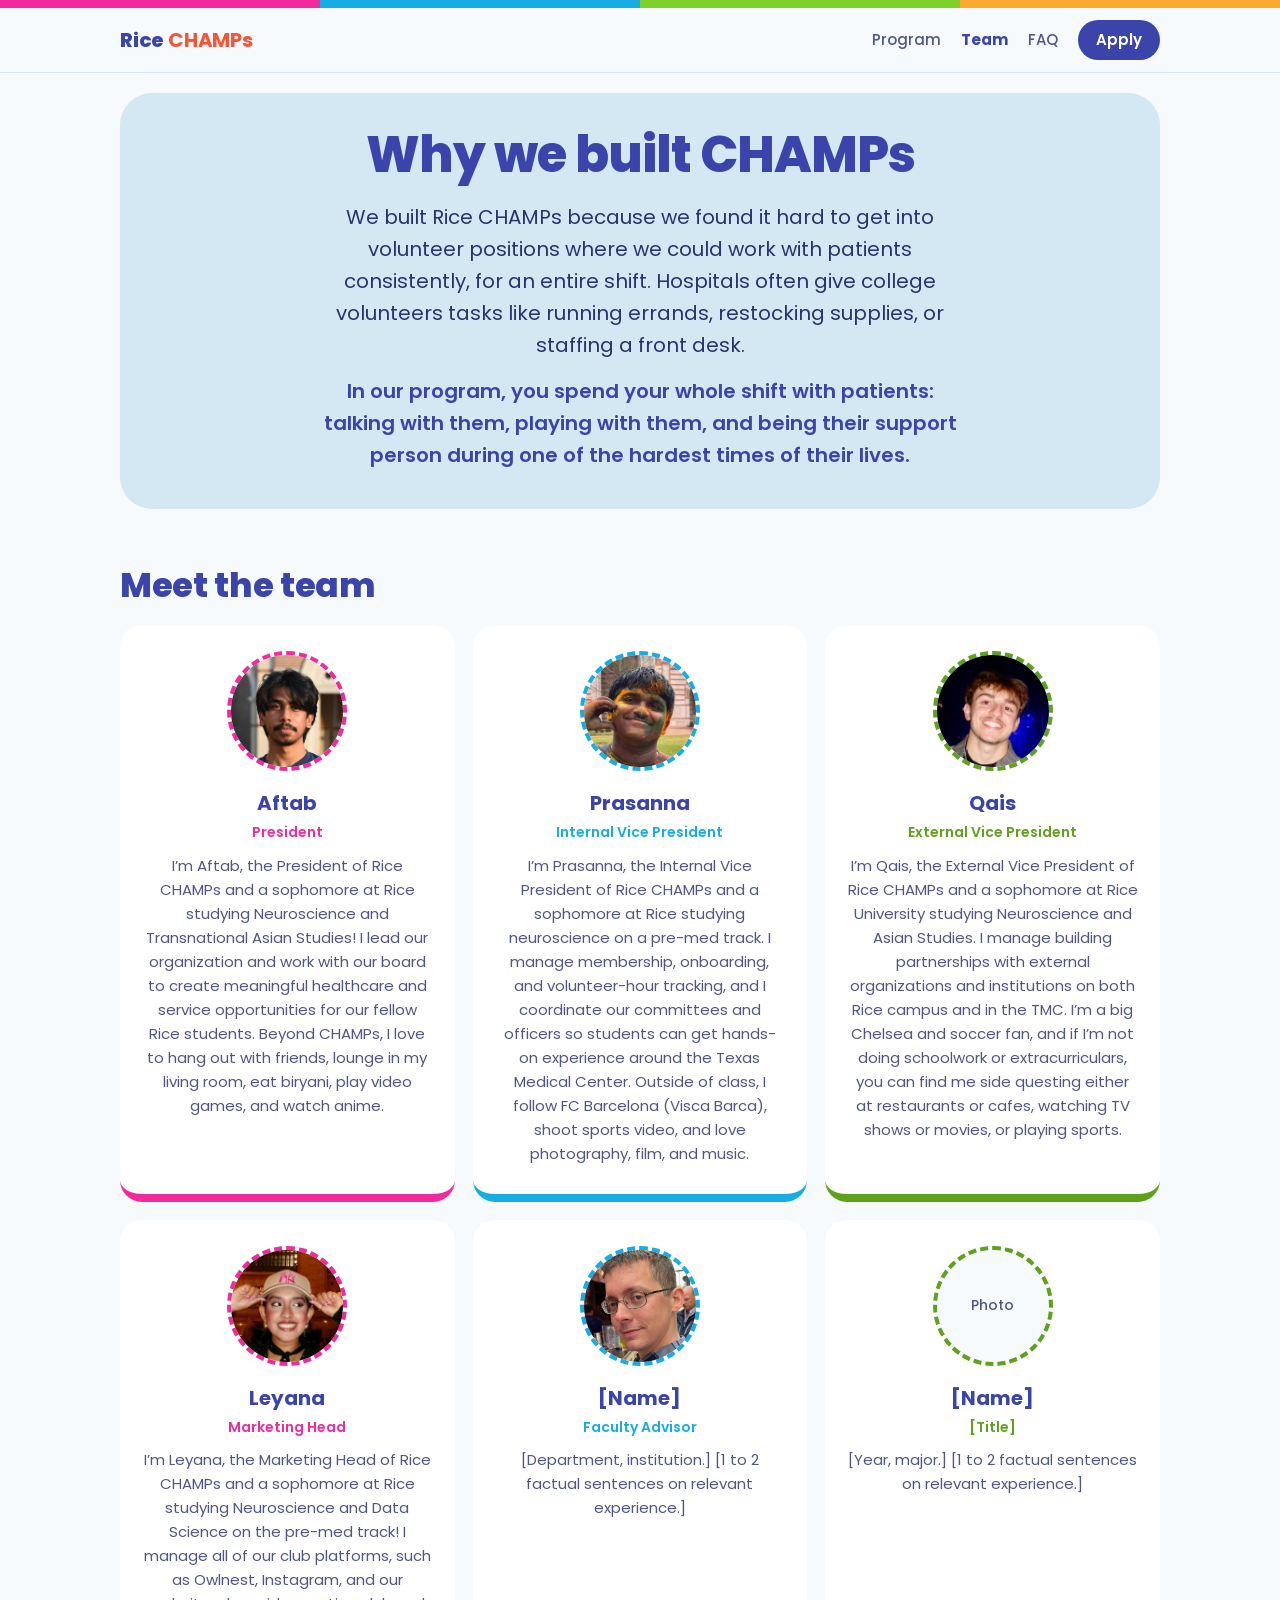
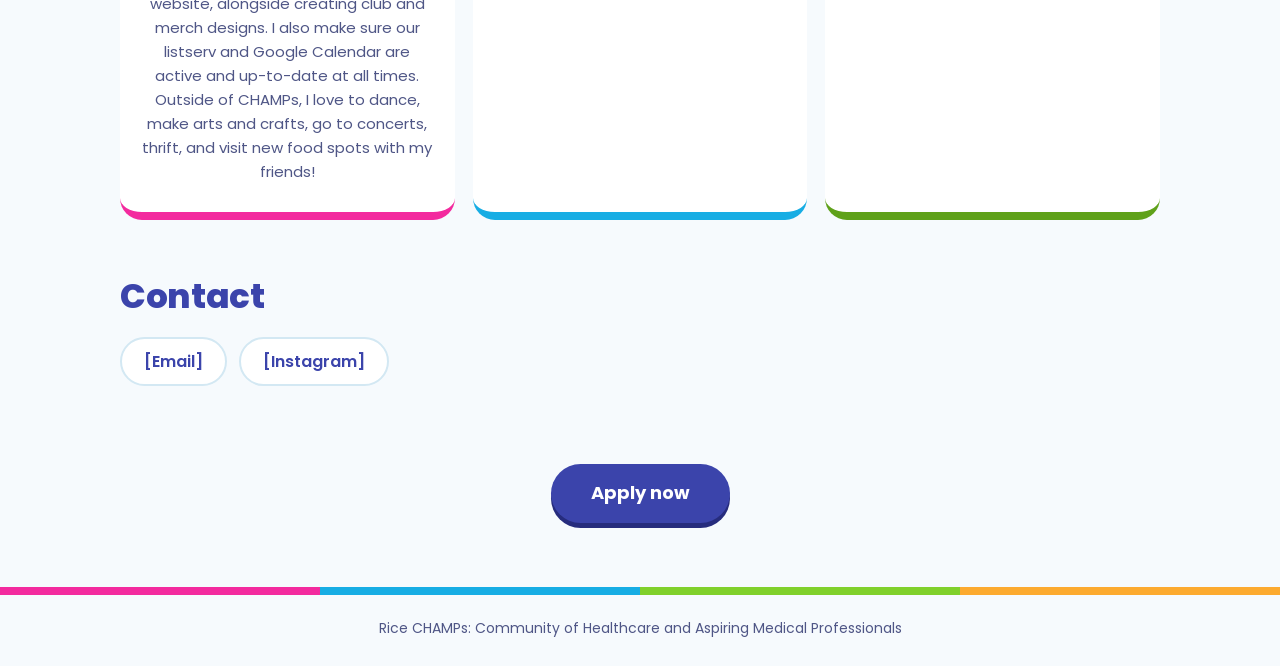
<file: team.html>
<!DOCTYPE html>
<html lang="en">
<head>
<meta charset="utf-8">
<meta name="viewport" content="width=device-width, initial-scale=1, viewport-fit=cover">
<title>Team | Rice CHAMPs</title>
<meta name="description" content="Why we built Rice CHAMPs, and who runs it.">
<meta property="og:title" content="Team | Rice CHAMPs">
<meta property="og:description" content="Why we built Rice CHAMPs, and who runs it.">
<link rel="icon" type="image/png" href="logo.png">
<link rel="preconnect" href="https://fonts.googleapis.com">
<link rel="preconnect" href="https://fonts.gstatic.com" crossorigin>
<link href="https://fonts.googleapis.com/css2?family=Poppins:wght@400;500;600;700;800&display=swap" rel="stylesheet">
<link rel="stylesheet" href="style.css">
</head>
<body>
<div class="stripe"></div>
<header class="nav"><div class="wrap">
<a class="brand" href="index.html">Rice <b>CHAMPs</b></a>
<nav><a href="program.html">Program</a><a href="team.html" aria-current="page">Team</a><a href="faq.html">FAQ</a><a class="pill" href="apply.html">Apply</a></nav>
</div></header>
<main>
<div class="wrap">
<div class="hero small story">
<h1>Why we built CHAMPs</h1>
<p class="sub">We built Rice CHAMPs because we found it hard to get into volunteer positions where we could work with patients consistently, for an entire shift. Hospitals often give college volunteers tasks like running errands, restocking supplies, or staffing a front desk.</p>
<p class="sub">In our program, you spend your whole shift with patients: talking with them, playing with them, and being their support person during one of the hardest times of their lives.</p>
</div>

<section>
<h2>Meet the team</h2>
<div class="team">
<div class="person"><div class="photo has"><img src="aftab.jpg" alt="Aftab, President of Rice CHAMPs" width="120" height="120"></div><h3>Aftab</h3><div class="role-t">President</div><p>I’m Aftab, the President of Rice CHAMPs and a sophomore at Rice studying Neuroscience and Transnational Asian Studies! I lead our organization and work with our board to create meaningful healthcare and service opportunities for our fellow Rice students. Beyond CHAMPs, I love to hang out with friends, lounge in my living room, eat biryani, play video games, and watch anime.</p></div>
<div class="person"><div class="photo has"><img src="prasanna.jpg" alt="Prasanna, Internal Vice President of Rice CHAMPs" width="120" height="120"></div><h3>Prasanna</h3><div class="role-t">Internal Vice President</div><p>I’m Prasanna, the Internal Vice President of Rice CHAMPs and a sophomore at Rice studying neuroscience on a pre-med track. I manage membership, onboarding, and volunteer-hour tracking, and I coordinate our committees and officers so students can get hands-on experience around the Texas Medical Center. Outside of class, I follow FC Barcelona (Visca Barca), shoot sports video, and love photography, film, and music.</p></div>
<div class="person"><div class="photo has"><img src="qais.jpg" alt="Qais, External Vice President of Rice CHAMPs" width="120" height="120"></div><h3>Qais</h3><div class="role-t">External Vice President</div><p>I’m Qais, the External Vice President of Rice CHAMPs and a sophomore at Rice University studying Neuroscience and Asian Studies. I manage building partnerships with external organizations and institutions on both Rice campus and in the TMC. I’m a big Chelsea and soccer fan, and if I’m not doing schoolwork or extracurriculars, you can find me side questing either at restaurants or cafes, watching TV shows or movies, or playing sports.</p></div>
<div class="person"><div class="photo has"><img src="leyana.jpg" alt="Leyana, Marketing Head of Rice CHAMPs" width="120" height="120"></div><h3>Leyana</h3><div class="role-t">Marketing Head</div><p>I’m Leyana, the Marketing Head of Rice CHAMPs and a sophomore at Rice studying Neuroscience and Data Science on the pre-med track! I manage all of our club platforms, such as Owlnest, Instagram, and our website, alongside creating club and merch designs. I also make sure our listserv and Google Calendar are active and up-to-date at all times. Outside of CHAMPs, I love to dance, make arts and crafts, go to concerts, thrift, and visit new food spots with my friends!</p></div>
<div class="person"><div class="photo has"><img src="advisor.jpg" alt="Faculty advisor of Rice CHAMPs" width="120" height="120"></div><h3>[Name]</h3><div class="role-t">Faculty Advisor</div><p>[Department, institution.] [1 to 2 factual sentences on relevant experience.]</p></div>
<div class="person"><div class="photo">Photo</div><h3>[Name]</h3><div class="role-t">[Title]</div><p>[Year, major.] [1 to 2 factual sentences on relevant experience.]</p></div>
</div>
</section>

<section>
<h2>Contact</h2>
<div class="contact"><span>[Email]</span><span>[Instagram]</span></div>
</section>

<section class="apply-cta">
<p></p>
<a class="btn" href="apply.html">Apply now</a>
</section>
</div>
</main>
<footer>
<div class="stripe"></div>
<div class="wrap">Rice CHAMPs: Community of Healthcare and Aspiring Medical Professionals</div>
</footer>
</body>
</html>
</file>
<file: style.css>
/* Rice CHAMPs site styles. Brand colors and fonts live in :root at the top. */
:root{--bg:#f6fafd;--surface:#fff;--text:#232a63;--muted:#4f5686;--head:#3b44ab;--line:#d3e8f3;
--pink:#f32a9e;--blue:#17ade4;--green:#80d02b;--orange:#fcaa2f;--red:#f85436;--indigo:#3b44ab;
box-sizing:border-box;padding-top:env(safe-area-inset-top,0px);padding-bottom:env(safe-area-inset-bottom,0px);}
@media (prefers-color-scheme:dark){:root:not([data-theme="light"]){--bg:#12163a;--surface:#1c2150;--text:#e9ecff;--muted:#b6bbe6;--head:#b9bfff;--line:#2c3270}}
:root[data-theme="dark"]{--bg:#12163a;--surface:#1c2150;--text:#e9ecff;--muted:#b6bbe6;--head:#b9bfff;--line:#2c3270}
html{scroll-padding-top:calc(env(safe-area-inset-top,0px) + 72px);scroll-behavior:smooth}
*,*::before,*::after{box-sizing:border-box}
body{margin:0;background:var(--bg);color:var(--text);font-family:'Poppins',system-ui,-apple-system,'Segoe UI',Roboto,sans-serif;line-height:1.6;font-size:16px}
a{color:inherit}
:focus-visible{outline:3px solid var(--blue);outline-offset:3px;border-radius:6px}
.stripe{height:8px;background:linear-gradient(90deg,var(--pink) 0 25%,var(--blue) 25% 50%,var(--green) 50% 75%,var(--orange) 75%)}
.wrap{max-width:1080px;margin:0 auto;padding:0 20px}
header.nav{position:sticky;top:env(safe-area-inset-top,0px);z-index:5;background:var(--bg);border-bottom:1px solid var(--line)}
header.nav .wrap{display:flex;align-items:center;justify-content:space-between;gap:16px;height:64px}
.brand{font-weight:800;font-size:20px;color:var(--head);text-decoration:none;letter-spacing:-.01em}
.brand b{color:var(--red)}
nav{display:flex;align-items:center;gap:20px;font-weight:500;font-size:15px}
nav a{text-decoration:none;color:var(--muted)}
nav a:hover{color:var(--head)}
nav a.pill{background:var(--indigo);color:#fff;padding:8px 18px;border-radius:999px;font-weight:600}
nav a.pill:hover{background:var(--pink);color:#fff}
@media(max-width:600px){nav a:not(.pill){display:none}}
.hero{background:#d3e8f3;color:#232a63;border-radius:32px;margin:20px auto 0;max-width:1080px;padding:40px 24px 44px;text-align:center}
.hero img{width:min(240px,60vw);height:auto;display:block;margin:0 auto 8px}
.hero h1{font-size:clamp(28px,5vw,50px);line-height:1.15;font-weight:800;letter-spacing:-.02em;color:#3b44ab;margin:14px auto 16px;max-width:820px}
.hero p.sub{font-size:clamp(16px,2vw,19px);max-width:620px;margin:0 auto 22px;color:#2b3270}
.chips{display:flex;flex-wrap:wrap;gap:10px;justify-content:center;margin-bottom:26px}
.chip{padding:7px 16px;border-radius:999px;font-weight:600;font-size:14px;color:#1a1f4d}
.chip:nth-child(1){background:#ff9fd3}.chip:nth-child(2){background:#8fdcff}.chip:nth-child(3){background:#fdd08a}
.btn{display:inline-block;background:#3b44ab;color:#fff;text-decoration:none;font-weight:700;font-size:18px;padding:15px 40px;border-radius:999px;border:0;cursor:pointer;font-family:inherit;box-shadow:0 5px 0 #262c7d;transition:transform .12s,box-shadow .12s}
.btn:hover{transform:translateY(2px);box-shadow:0 3px 0 #262c7d}
.hero .meet{margin:24px auto 0;font-size:15px;color:#2b3270;max-width:560px}
section{padding:56px 0 0}
h2{font-size:clamp(24px,3.5vw,34px);line-height:1.2;font-weight:800;color:var(--head);margin:0 0 20px;letter-spacing:-.01em}
.trio{display:grid;grid-template-columns:repeat(3,1fr);gap:18px;margin-top:32px}
.fact{background:var(--surface);border-radius:20px;padding:22px 22px 26px;border-bottom:8px solid var(--c)}
.fact h3{margin:0 0 6px;font-size:18px;font-weight:700;color:var(--c)}
.fact p{margin:0;color:var(--muted);font-size:15px}
.fact:nth-child(1){--c:var(--pink)}.fact:nth-child(2){--c:var(--blue)}.fact:nth-child(3){--c:#5fa11a}
@media(prefers-color-scheme:dark){:root:not([data-theme="light"]) .fact:nth-child(3){--c:var(--green)}}
.roles{display:grid;gap:14px}
.role{display:grid;grid-template-columns:auto 1fr;gap:0 18px;align-items:start;background:var(--surface);border-radius:20px;padding:20px 22px;border-left:10px solid var(--c)}
.role h3{margin:0;font-size:19px;font-weight:700;color:var(--head)}
.role p{margin:4px 0 0;color:var(--muted);font-size:15px}
.role .hrs{grid-row:1/3;grid-column:2;justify-self:end}
.role{grid-template-columns:1fr auto}
.role .hrs{grid-column:2;grid-row:1;font-weight:600;font-size:13px;background:var(--line);color:var(--head);padding:4px 12px;border-radius:999px;white-space:nowrap}
.role p{grid-column:1/-1}
.role:nth-child(1){--c:var(--pink)}.role:nth-child(2){--c:var(--blue)}.role:nth-child(3){--c:var(--green)}.role:nth-child(4){--c:var(--orange)}.role:nth-child(5){--c:var(--red)}
.steps{list-style:none;margin:0;padding:0;display:grid;grid-template-columns:repeat(5,1fr);gap:14px;position:relative}
.steps::before{content:"";position:absolute;left:10%;right:10%;top:13px;height:4px;background:var(--line);border-radius:4px}
.steps li{position:relative;text-align:center;padding-top:40px}
.steps li::before{content:"";position:absolute;top:4px;left:50%;transform:translateX(-50%);width:22px;height:22px;border-radius:50%;background:var(--c);border:4px solid var(--bg)}
.steps li:nth-child(1){--c:var(--pink)}.steps li:nth-child(2){--c:var(--blue)}.steps li:nth-child(3){--c:var(--green)}.steps li:nth-child(4){--c:var(--orange)}.steps li:nth-child(5){--c:var(--red)}
.steps strong{display:block;font-size:17px;color:var(--head);font-weight:700}
.steps span{font-size:14px;color:var(--muted);display:block;line-height:1.45;margin-top:2px}
.note{margin:26px 0 0;font-weight:500;color:var(--muted);max-width:640px}
@media(max-width:760px){.trio{grid-template-columns:1fr}
.steps{grid-template-columns:1fr;gap:18px}.steps::before{left:11px;right:auto;top:8px;bottom:8px;width:4px;height:auto}
.steps li{text-align:left;padding:0 0 0 44px}.steps li::before{left:0;top:2px;transform:none}}
.founding{max-width:700px}
.founding p{font-size:18px;margin:0;color:var(--text)}
.gbm{background:#3b44ab;color:#fff;border-radius:32px;padding:38px 24px;text-align:center;margin-top:56px}
.gbm small{display:block;color:#fcaa2f;font-weight:600;font-size:15px}
.gbm .date{font-size:clamp(28px,5vw,44px);font-weight:800;line-height:1.15;margin:6px 0 4px}
.gbm .time{font-weight:600;font-size:18px}
.gbm p{margin:12px auto 0;max-width:520px;color:#dfe2ff;font-size:15px}
.close{text-align:center}
.close p{color:var(--muted);margin:0 0 22px}
.email{display:flex;flex-wrap:wrap;gap:10px;justify-content:center;margin-top:34px}
.email input{font:inherit;padding:12px 20px;border-radius:999px;border:2px solid var(--line);background:var(--surface);color:var(--text);min-width:min(300px,100%)}
.email button{font:inherit;font-weight:600;padding:12px 24px;border-radius:999px;border:2px solid var(--indigo);background:transparent;color:var(--head);cursor:pointer}
.email button:hover{background:var(--indigo);color:#fff}
footer{margin-top:64px}
footer .wrap{padding:22px 20px 26px;text-align:center;color:var(--muted);font-size:14px}
@media(prefers-reduced-motion:reduce){*{transition:none!important;scroll-behavior:auto!important}}

nav a[aria-current]{color:var(--head);font-weight:700}
.hero.small{padding:34px 24px 38px}
.hero.small h1{margin-top:0}
.hero.small p.sub{margin-bottom:0}
.rolecard{background:var(--surface);border-radius:22px;padding:24px 26px;border-left:10px solid var(--c);display:grid;gap:6px}
.rolecard .top{display:flex;flex-wrap:wrap;justify-content:space-between;gap:8px 16px;align-items:center}
.rolecard h3{margin:0;font-size:21px;font-weight:700;color:var(--head)}
.rolecard .hrs{font-weight:600;font-size:13px;background:var(--line);color:var(--head);padding:4px 12px;border-radius:999px;white-space:nowrap}
.rolecard p{margin:0;color:var(--muted);max-width:68ch}
.rolecard .tag{font-weight:600;font-size:14px;color:var(--c)}
.rolecard:nth-of-type(1){--c:var(--pink)}.rolecard:nth-of-type(2){--c:var(--blue)}.rolecard:nth-of-type(3){--c:#5fa11a}.rolecard:nth-of-type(4){--c:#d98a0b}.rolecard:nth-of-type(5){--c:var(--red)}
@media(prefers-color-scheme:dark){:root:not([data-theme="light"]) .rolecard:nth-of-type(3){--c:var(--green)}:root:not([data-theme="light"]) .rolecard:nth-of-type(4){--c:var(--orange)}}
.lead{font-size:18px;max-width:68ch;margin:0 0 6px}
.checks{list-style:none;margin:20px 0 0;padding:0;display:grid;grid-template-columns:repeat(2,1fr);gap:14px}
.checks li{background:var(--surface);border-radius:18px;padding:16px 18px 16px 58px;position:relative;font-weight:600;color:var(--head)}
.checks li::before{content:"\2713";position:absolute;left:16px;top:50%;transform:translateY(-50%);width:30px;height:30px;border-radius:50%;background:var(--c);color:#fff;display:grid;place-items:center;font-weight:800;font-size:16px}
.checks li:nth-child(1){--c:var(--pink)}.checks li:nth-child(2){--c:var(--blue)}.checks li:nth-child(3){--c:#5fa11a}.checks li:nth-child(4){--c:#d98a0b}
@media(max-width:600px){.checks{grid-template-columns:1fr}}
.gbm.left{text-align:left}
.gbm.left h2{color:#fff;margin:0 0 12px}
.gbm.left p{margin:0;max-width:62ch;color:#e6e8ff;font-size:17px}
.apply-cta{text-align:center}
.apply-cta p{color:var(--muted);margin:0 0 22px}

.hero.story p.sub{margin:0 auto 14px;max-width:640px;font-size:clamp(17px,2.2vw,20px)}
.hero.story p.sub:last-child{margin-bottom:0;font-weight:600;color:#3b44ab}
.team{display:grid;grid-template-columns:repeat(3,1fr);gap:18px}
.person{background:var(--surface);border-radius:22px;padding:26px 22px 28px;text-align:center;border-bottom:8px solid var(--c)}
.person .photo{width:120px;height:120px;border-radius:50%;margin:0 auto 16px;border:4px dashed var(--c);display:grid;place-items:center;color:var(--muted);font-size:14px;font-weight:500;background:var(--bg);overflow:hidden}
.person .photo.has img{width:100%;height:100%;object-fit:cover;display:block}
.person h3{margin:0;font-size:20px;font-weight:700;color:var(--head)}
.person .role-t{font-weight:600;font-size:14px;color:var(--c);margin:2px 0 10px}
.person p{margin:0;color:var(--muted);font-size:15px}
.person:nth-child(1){--c:var(--pink)}.person:nth-child(2){--c:var(--blue)}.person:nth-child(3){--c:#5fa11a}
@media(prefers-color-scheme:dark){:root:not([data-theme="light"]) .person:nth-child(3){--c:var(--green)}}
@media(max-width:760px){.team{grid-template-columns:1fr}}
.contact{display:flex;flex-wrap:wrap;gap:12px}
.contact span{background:var(--surface);border-radius:999px;padding:10px 22px;font-weight:600;color:var(--head);border:2px solid var(--line)}

.faq{display:grid;gap:12px;max-width:820px;margin:0 auto}
.faq details{background:var(--surface);border-radius:18px;border-left:10px solid var(--c);overflow:hidden}
.faq summary{list-style:none;cursor:pointer;padding:18px 56px 18px 22px;font-weight:700;font-size:17px;color:var(--head);position:relative}
.faq summary::-webkit-details-marker{display:none}
.faq summary::after{content:"+";position:absolute;right:20px;top:50%;transform:translateY(-50%);width:28px;height:28px;border-radius:50%;background:var(--c);color:#fff;display:grid;place-items:center;font-weight:700;font-size:18px;line-height:1}
.faq details[open] summary::after{content:"\2212"}
.faq .ans{padding:0 22px 20px;color:var(--muted);max-width:66ch}
.faq .ans p{margin:0}
.faq details:nth-child(4n+1){--c:var(--pink)}.faq details:nth-child(4n+2){--c:var(--blue)}.faq details:nth-child(4n+3){--c:#5fa11a}.faq details:nth-child(4n+4){--c:#d98a0b}
@media(prefers-color-scheme:dark){:root:not([data-theme="light"]) .faq details:nth-child(4n+3){--c:var(--green)}:root:not([data-theme="light"]) .faq details:nth-child(4n+4){--c:var(--orange)}}
.ph{background:#fff3a8;color:#4a4200;padding:1px 6px;border-radius:4px}

.formwrap{max-width:760px;margin:0 auto}
fieldset{border:0;margin:0 0 34px;padding:0;min-width:0}
legend,.lbl{font-size:20px;font-weight:800;color:var(--head);margin:0 0 4px;padding:0;display:block}
.hint{color:var(--muted);font-size:14px;margin:0 0 14px}
.tiles{display:grid;gap:12px}
.tile{display:block;position:relative;cursor:pointer}
.tile input{position:absolute;opacity:0;inset:0;width:100%;height:100%;margin:0;cursor:pointer}
.tile span.box{display:flex;align-items:center;justify-content:space-between;gap:12px;background:var(--surface);border:3px solid var(--line);border-left:10px solid var(--c);border-radius:18px;padding:16px 18px}
.tile b{font-weight:700;color:var(--head);font-size:17px}
.tile small{display:block;color:var(--muted);font-size:13px;font-weight:500}
.tile i{flex:none;width:30px;height:30px;border-radius:50%;border:3px solid var(--line);display:grid;place-items:center;color:transparent;font-style:normal;font-weight:800}
.tile input:checked + .box{border-color:var(--c);background:var(--surface)}
.tile input:checked + .box i{background:var(--c);border-color:var(--c);color:#fff}
.tile input:focus-visible + .box{outline:3px solid var(--blue);outline-offset:3px}
.tile:nth-child(1){--c:var(--pink)}.tile:nth-child(2){--c:var(--blue)}.tile:nth-child(3){--c:#5fa11a}.tile:nth-child(4){--c:#d98a0b}
@media(prefers-color-scheme:dark){:root:not([data-theme="light"]) .tile:nth-child(3){--c:var(--green)}:root:not([data-theme="light"]) .tile:nth-child(4){--c:var(--orange)}}
.grid2{display:grid;grid-template-columns:1fr 1fr;gap:14px}
@media(max-width:600px){.grid2{grid-template-columns:1fr}}
.f{display:block}
.f span.n{display:block;font-weight:600;font-size:15px;color:var(--text);margin-bottom:5px}
.f input,.f select,.f textarea{width:100%;font:inherit;font-size:16px;padding:12px 16px;border-radius:14px;border:2px solid var(--line);background:var(--surface);color:var(--text)}
.f textarea{min-height:96px;resize:vertical}
.f input:focus,.f select:focus,.f textarea:focus{outline:3px solid var(--blue);outline-offset:1px;border-color:var(--blue)}
.qs{display:grid;gap:18px}
.cq{display:none;gap:14px;padding:16px 18px;background:var(--surface);border-radius:18px;border-left:10px solid var(--c)}
.cq.on{display:grid}
.err{color:#d6336c;font-weight:600;font-size:14px;margin:10px 0 0;min-height:1em}
@media(prefers-color-scheme:dark){.err{color:#ff8fbd}}
.thanks{display:none;text-align:center;background:var(--surface);border-radius:28px;padding:44px 24px;border-bottom:10px solid var(--green)}
.thanks.on{display:block}
.thanks h2{margin-bottom:10px}
.thanks p{margin:0;color:var(--muted)}
.ph{background:#fff3a8;color:#4a4200;padding:1px 6px;border-radius:4px}

.wc{display:block;font-size:13px;color:var(--muted);margin-top:4px;text-align:right}
.wc.over{color:#d6336c;font-weight:600}
.err a{color:inherit}
.btn:disabled{opacity:.6;cursor:wait}
.person:nth-child(4){--c:var(--pink)}.person:nth-child(5){--c:var(--blue)}.person:nth-child(6){--c:#5fa11a}
@media(prefers-color-scheme:dark){:root:not([data-theme="light"]) .person:nth-child(6){--c:var(--green)}}

.rolecard .when{font-size:14px;font-weight:600;color:var(--head)}
.sec{display:none;margin:0 0 34px}
.sec.on{display:block}
.chk{display:flex;gap:12px;align-items:flex-start;font-size:15px;color:var(--text);cursor:pointer}
.chk input{flex:none;width:20px;height:20px;margin:3px 0 0;accent-color:var(--indigo)}
.cq .hint{margin:0}
fieldset.yn{margin:0;display:grid;gap:8px}
fieldset.yn legend.n{font-weight:600;font-size:15px;color:var(--text);margin-bottom:6px}

.qs .sec{margin:0}
</file>
